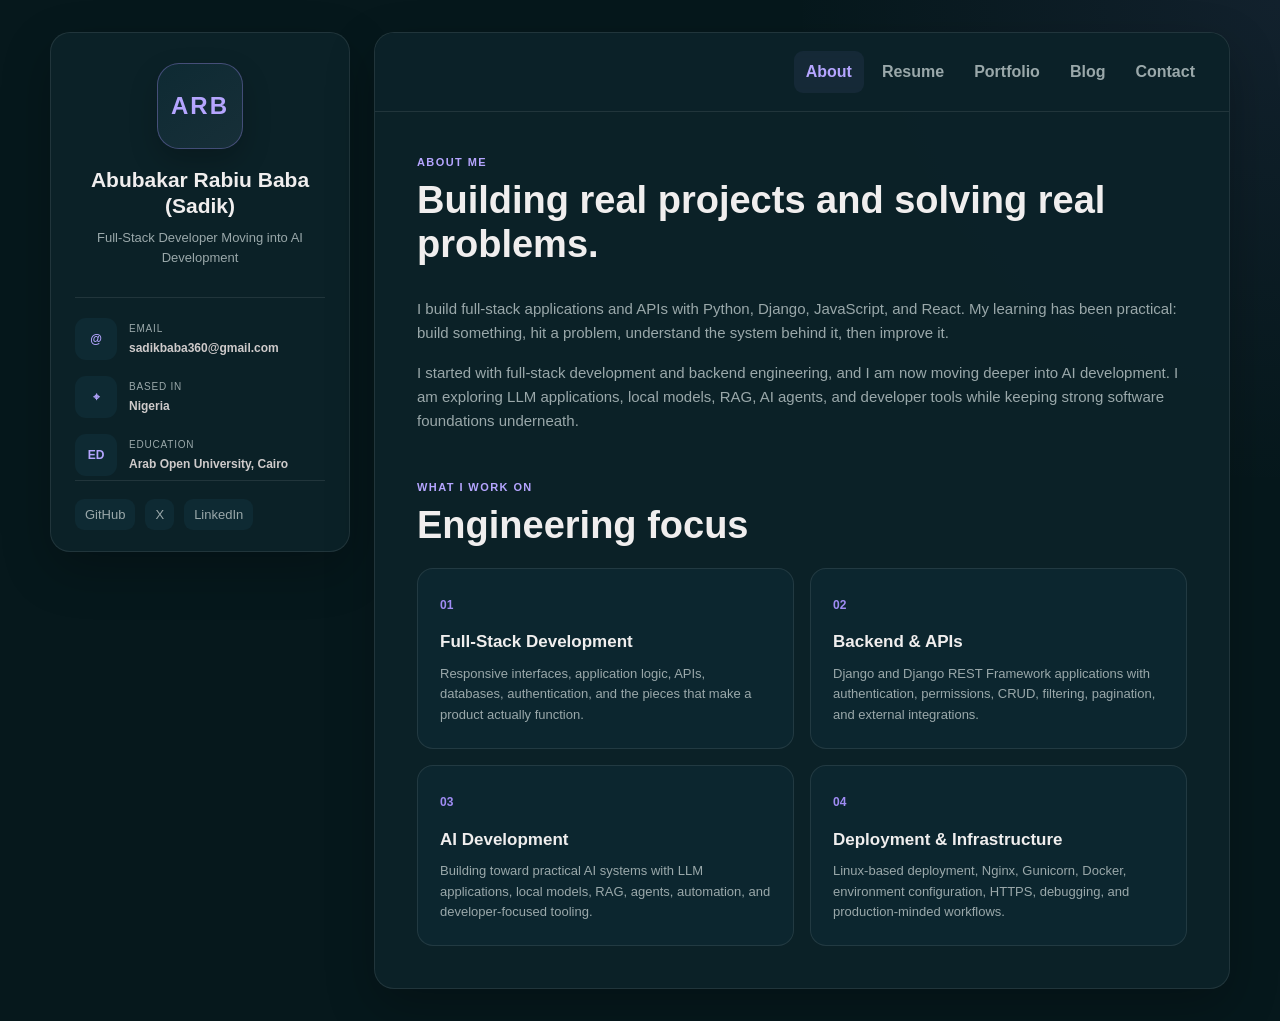
<file: index.html>
<!doctype html>
<html lang="en">
  <head>
    <meta charset="UTF-8" />
    <meta name="viewport" content="width=device-width, initial-scale=1.0" />

    <title>Abubakar Rabiu Baba | Full-Stack Developer</title>

    <meta
      name="description"
      content="Abubakar Rabiu Baba (Sadik) is a Full-Stack Developer moving into AI Development, building web applications, APIs, backend systems, and practical AI solutions."
    />

    <link
      rel="canonical"
      href="https://sadikbaba.github.io/portfolio-website/"
    />

    <meta
      property="og:title"
      content="Abubakar Rabiu Baba | Full-Stack Developer"
    />
    <meta
      property="og:description"
      content="Full-Stack Developer moving into AI Development, building web applications, APIs, backend systems, and practical AI solutions."
    />
    <meta property="og:type" content="website" />
    <meta
      property="og:url"
      content="https://sadikbaba.github.io/portfolio-website/"
    />
    <meta
      property="og:image"
      content="https://sadikbaba.github.io/portfolio-website/assets/og-image.png"
    />

    <meta name="twitter:card" content="summary_large_image" />
    <meta
      name="twitter:title"
      content="Abubakar Rabiu Baba | Full-Stack Developer"
    />
    <meta
      name="twitter:description"
      content="Full-Stack Developer moving into AI Development, building web applications, APIs, backend systems, and practical AI solutions."
    />
    <meta
      name="twitter:image"
      content="https://sadikbaba.github.io/portfolio-website/assets/og-image.png"
    />

    <script type="application/ld+json">
      {
        "@context": "https://schema.org",
        "@type": "Person",
        "name": "Abubakar Rabiu Baba",
        "alternateName": "Sadik",
        "url": "https://sadikbaba.github.io/portfolio-website/",
        "image": "https://sadikbaba.github.io/portfolio-website/assets/header-pic.png",
        "jobTitle": "Full-Stack Developer",
        "sameAs": ["https://github.com/sadikbaba", "https://x.com/sadik_0x"]
      }
    </script>

    <link rel="stylesheet" href="css/styles.css" />
    <link
      rel="icon"
      href="assets/header-pic.png"
      alt="Sadik's profile picture"
    />
  </head>
  <body>
    <main class="site-shell">
      <aside class="sidebar" data-sidebar>
        <div class="sidebar-top">
          <div class="avatar" aria-hidden="true">ARB</div>
          <div class="sidebar-info">
            <h1>Abubakar Rabiu Baba (Sadik)</h1>
            <p>Full-Stack Developer Moving into AI Development</p>
          </div>
          <button
            class="sidebar-toggle"
            type="button"
            data-sidebar-btn
            aria-expanded="false"
          >
            <span>Show Contacts</span>
            <span aria-hidden="true">⌄</span>
          </button>
        </div>

        <div class="sidebar-info-more">
          <div class="divider"></div>

          <div class="contact-list">
            <a class="contact-item" href="mailto:sadikbaba360@gmail.com">
              <span class="contact-icon" aria-hidden="true">@</span>
              <span>
                <small>Email</small>
                <strong>sadikbaba360@gmail.com</strong>
              </span>
            </a>

            <div class="contact-item">
              <span class="contact-icon" aria-hidden="true">⌖</span>
              <span>
                <small>Based in</small>
                <strong>Nigeria</strong>
              </span>
            </div>

            <div class="contact-item">
              <span class="contact-icon" aria-hidden="true">ED</span>
              <span>
                <small>Education</small>
                <strong>Arab Open University, Cairo</strong>
              </span>
            </div>
          </div>

          <div class="divider"></div>

          <ul class="social-list" aria-label="Social links">
            <li>
              <a
                href="https://github.com/sadikbaba"
                target="_blank"
                rel="noreferrer"
                >GitHub</a
              >
            </li>
            <li>
              <a href="https://x.com/sadik_0x" target="_blank" rel="noreferrer"
                >X</a
              >
            </li>
            <li>
              <a
                href="https://www.linkedin.com/in/abubakar-baba-452346424/"
                target="_blank"
                rel="noreferrer"
                >LinkedIn</a
              >
            </li>
          </ul>
        </div>
      </aside>

      <section class="main-content">
        <nav class="navbar" aria-label="Main navigation">
          <button class="nav-link active" data-nav-link="about" type="button">
            About
          </button>
          <button class="nav-link" data-nav-link="resume" type="button">
            Resume
          </button>
          <button class="nav-link" data-nav-link="portfolio" type="button">
            Portfolio
          </button>
          <button class="nav-link" data-nav-link="blog" type="button">
            Blog
          </button>
          <button class="nav-link" data-nav-link="contact" type="button">
            Contact
          </button>
        </nav>

        <section class="page active" data-page="about">
          <div class="section-heading">
            <p class="eyebrow">About me</p>
            <h2>Building real projects and solving real problems.</h2>
          </div>

          <div class="about-copy">
            <p>
              I build full-stack applications and APIs with Python, Django,
              JavaScript, and React. My learning has been practical: build
              something, hit a problem, understand the system behind it, then
              improve it.
            </p>
            <p>
              I started with full-stack development and backend engineering, and
              I am now moving deeper into AI development. I am exploring LLM
              applications, local models, RAG, AI agents, and developer tools
              while keeping strong software foundations underneath.
            </p>
          </div>

          <div class="section-heading compact-heading">
            <p class="eyebrow">What I work on</p>
            <h2>Engineering focus</h2>
          </div>

          <div class="service-grid">
            <article class="service-card">
              <span class="service-number">01</span>
              <h3>Full-Stack Development</h3>
              <p>
                Responsive interfaces, application logic, APIs, databases,
                authentication, and the pieces that make a product actually
                function.
              </p>
            </article>
            <article class="service-card">
              <span class="service-number">02</span>
              <h3>Backend & APIs</h3>
              <p>
                Django and Django REST Framework applications with
                authentication, permissions, CRUD, filtering, pagination, and
                external integrations.
              </p>
            </article>
            <article class="service-card">
              <span class="service-number">03</span>
              <h3>AI Development</h3>
              <p>
                Building toward practical AI systems with LLM applications,
                local models, RAG, agents, automation, and developer-focused
                tooling.
              </p>
            </article>
            <article class="service-card">
              <span class="service-number">04</span>
              <h3>Deployment & Infrastructure</h3>
              <p>
                Linux-based deployment, Nginx, Gunicorn, Docker, environment
                configuration, HTTPS, debugging, and production-minded
                workflows.
              </p>
            </article>
          </div>
        </section>

        <section class="page" data-page="resume">
          <div class="section-heading">
            <p class="eyebrow">Resume</p>
            <h2>Where I am building experience</h2>
          </div>

          <div class="resume-grid">
            <div>
              <h3 class="resume-title">Education</h3>
              <div class="timeline">
                <article class="timeline-item">
                  <span class="timeline-dot"></span>
                  <div>
                    <p class="timeline-label">Current</p>
                    <h4>Undergraduate Student</h4>
                    <p>Arab Open University, Cairo</p>
                  </div>
                </article>
              </div>
            </div>

            <div>
              <h3 class="resume-title">Engineering Experience</h3>
              <div class="timeline">
                <article class="timeline-item">
                  <span class="timeline-dot"></span>
                  <div>
                    <p class="timeline-label">Hands-on</p>
                    <h4>Full-Stack Development</h4>
                    <p>
                      Built Django applications, REST APIs, authentication
                      systems, database-backed features, and frontend
                      applications.
                    </p>
                  </div>
                </article>
                <article class="timeline-item">
                  <span class="timeline-dot"></span>
                  <div>
                    <p class="timeline-label">Hands-on</p>
                    <h4>Production Deployment</h4>
                    <p>
                      Took a Django application from local development to a
                      Linux production stack using Nginx and Gunicorn, including
                      resolving SELinux policy conflicts.
                    </p>
                  </div>
                </article>
                <article class="timeline-item">
                  <span class="timeline-dot"></span>
                  <div>
                    <p class="timeline-label">Building toward</p>
                    <h4>AI Engineering</h4>
                    <p>
                      Expanding into LLM applications, Ollama, local AI models,
                      RAG, AI agents, automation, and AI-powered developer
                      tools.
                    </p>
                  </div>
                </article>
              </div>
            </div>
          </div>

          <div class="skills-section">
            <div class="section-heading compact-heading">
              <p class="eyebrow">Current working focus</p>
              <h2>Technical skills</h2>
              <p class="section-note">
                These bars describe my current working focus, not formal
                proficiency scores.
              </p>
            </div>

            <div class="skills-grid">
              <div class="skill">
                <div class="skill-head">
                  <span>Python</span><span>Core language</span>
                </div>
              </div>
              <div class="skill">
                <div class="skill-head">
                  <span>Django &amp; Django REST Framework</span
                  ><span>Hands-on</span>
                </div>
              </div>
              <div class="skill">
                <div class="skill-head">
                  <span>JavaScript &amp; React</span
                  ><span>Active development</span>
                </div>
              </div>
              <div class="skill">
                <div class="skill-head">
                  <span>REST APIs &amp; backend systems</span
                  ><span>Hands-on</span>
                </div>
              </div>
              <div class="skill">
                <div class="skill-head">
                  <span>Linux &amp; deployment</span><span>Hands-on</span>
                </div>
              </div>
              <div class="skill">
                <div class="skill-head">
                  <span>AI engineering</span><span>Building toward</span>
                </div>
              </div>
            </div>
          </div>

          <div class="stack-box">
            <h3>Stack</h3>
            <p>
              Python · JavaScript · HTML · CSS · Django · Django REST Framework
              · React · PostgreSQL · SQLite · JWT · Git/GitHub · Linux · Vite ·
              Gunicorn · Nginx · Docker · Redis · Celery · HTTPS · Automated
              Testing
            </p>
          </div>

          <div class="resume-download-panel">
            <div>
              <h3>Download my resume</h3>
              <p>
                Get the printable, two-page PDF or open the editable source to
                print a fresh copy.
              </p>
            </div>
            <div class="resume-download-actions">
              <a
                class="resume-download-button"
                href="assets/Abubakar-Baba-CV.pdf"
                download
                >Download CV (PDF)</a
              >
              <a
                class="resume-source-link"
                href="resume.html"
                target="_blank"
                rel="noopener noreferrer"
                >View PDF</a
              >
            </div>
          </div>
        </section>

        <section class="page" data-page="portfolio">
          <div class="section-heading">
            <p class="eyebrow">Portfolio</p>
            <h2>Things I have built and studied through</h2>
          </div>

          <div class="portfolio-controls">
            <div class="filter-list" role="group" aria-label="Project filters">
              <button
                class="filter-button active"
                data-filter="all"
                type="button"
              >
                All
              </button>
              <button class="filter-button" data-filter="web" type="button">
                Web Development
              </button>
              <button class="filter-button" data-filter="app" type="button">
                Applications
              </button>
              <button class="filter-button" data-filter="api" type="button">
                Backend & APIs
              </button>
            </div>
            <label class="mobile-filter">
              <span>Filter projects</span>
              <select id="project-filter">
                <option value="all">All</option>
                <option value="web">Web Development</option>
                <option value="app">Applications</option>
                <option value="api">Backend & APIs</option>
              </select>
            </label>
          </div>

          <div class="project-grid">
            <article class="project-card" data-category="app">
              <div class="project-mark">DA</div>
              <div class="project-content">
                <span>Applications</span>
                <h3>Django-to-AI Roadmap</h3>
                <p>
                  A structured, versioned learning path covering full-stack
                  development, Django, APIs, databases, deployment, testing,
                  security, and the transition toward AI.
                </p>
                <a
                  href="https://github.com/sadikbaba/DJANGO-TO-AI-WEB3-ROADMAP"
                  target="_blank"
                  rel="noreferrer"
                  >View on GitHub</a
                >
              </div>
            </article>

            <article class="project-card" data-category="app">
              <div class="project-mark">AI</div>
              <div class="project-content">
                <span>Applications</span>
                <h3>AI Developer Roadmap</h3>
                <p>
                  A practical roadmap for moving from software development into
                  AI engineering, including local CPU-based LLM tooling with
                  Ollama.
                </p>
                <a
                  href="https://github.com/sadikbaba/ai-developer-roadmap"
                  target="_blank"
                  rel="noreferrer"
                  >View on GitHub</a
                >
              </div>
            </article>

            <article class="project-card" data-category="app">
              <div class="project-mark">PY</div>
              <div class="project-content">
                <span>Applications</span>
                <h3>Python Practice</h3>
                <p>
                  Core Python programming, problem solving, data structures,
                  algorithms, and language fundamentals used to strengthen
                  software foundations.
                </p>
                <a
                  href="https://github.com/sadikbaba"
                  target="_blank"
                  rel="noreferrer"
                  >View on GitHub</a
                >
              </div>
            </article>

            <article class="project-card" data-category="web">
              <div class="project-mark">GE</div>
              <div class="project-content">
                <span>Web Development</span>
                <h3>GitHub Country Explorer</h3>
                <p>
                  A frontend application that combines public APIs for GitHub
                  user data, geolocation, country information, and population,
                  with localStorage persistence.
                </p>
                <a
                  href="https://github.com/sadikbaba"
                  target="_blank"
                  rel="noreferrer"
                  >View on GitHub</a
                >
              </div>
            </article>

            <article class="project-card" data-category="web">
              <div class="project-mark">DP</div>
              <div class="project-content">
                <span>Web Development</span>
                <h3>Django Portfolio Deployment</h3>
                <p>
                  Took a Django application from local development to a Linux
                  production stack using Nginx and Gunicorn, including manual
                  environment configuration and SELinux troubleshooting.
                </p>
                <a
                  href="https://github.com/sadikbaba"
                  target="_blank"
                  rel="noreferrer"
                  >View on GitHub</a
                >
              </div>
            </article>

            <article class="project-card" data-category="api">
              <div class="project-mark">DRF</div>
              <div class="project-content">
                <span>Backend & APIs</span>
                <h3>Django REST API Projects</h3>
                <p>
                  REST APIs using Django REST Framework with authentication,
                  JWT, permissions, CRUD, search, filtering, pagination, and
                  author-based access control.
                </p>
                <a
                  href="https://github.com/sadikbaba"
                  target="_blank"
                  rel="noreferrer"
                  >View on GitHub</a
                >
              </div>
            </article>
          </div>
        </section>

        <section class="page" data-page="blog">
          <div class="section-heading">
            <p class="eyebrow">Blog & Notes</p>
            <h2>What I am learning while building</h2>
          </div>

          <div class="blog-grid">
            <article class="blog-card">
              <span>Learning</span>
              <h3>
                Why I am building toward AI instead of skipping straight to AI
              </h3>
              <p>
                AI is more useful when the engineer underneath it understands
                software, APIs, databases, deployment, and failure modes.
              </p>
              <a href="https://x.com/sadik_0x" target="_blank" rel="noreferrer"
                >Follow the notes on X</a
              >
            </article>
            <article class="blog-card">
              <span>Backend</span>
              <h3>What deployment taught me about backend engineering</h3>
              <p>
                Getting an application onto a Linux server changes the
                questions. Processes, reverse proxies, permissions, security,
                and logs suddenly matter.
              </p>
              <a href="https://x.com/sadik_0x" target="_blank" rel="noreferrer"
                >Follow the notes on X</a
              >
            </article>
            <article class="blog-card">
              <span>DSA</span>
              <h3>Learning DSA by understanding the problem first</h3>
              <p>
                I am focusing on why a data structure or algorithm fits a
                problem instead of collecting solutions that only look familiar.
              </p>
              <a href="https://x.com/sadik_0x" target="_blank" rel="noreferrer"
                >Follow the notes on X</a
              >
            </article>
            <article class="blog-card">
              <span>AI</span>
              <h3>Learning with local models and limited hardware</h3>
              <p>
                Working with local AI tools forces you to understand constraints
                instead of assuming every model has an infinite GPU budget.
              </p>
              <a href="https://x.com/sadik_0x" target="_blank" rel="noreferrer"
                >Follow the notes on X</a
              >
            </article>
          </div>
        </section>

        <section class="page" data-page="contact">
          <div class="section-heading">
            <p class="eyebrow">Contact</p>
            <h2>Have a project, idea, or useful problem?</h2>
          </div>

          <div class="contact-layout">
            <div class="contact-panel">
              <h3>Let’s talk</h3>
              <p>
                If you want to discuss software development, backend systems, AI
                applications, or a project, email is the fastest route.
              </p>
              <a class="email-link" href="mailto:sadikbaba360@gmail.com"
                >sadikbaba360@gmail.com</a
              >
              <div class="contact-links">
                <a
                  href="https://github.com/sadikbaba"
                  target="_blank"
                  rel="noreferrer"
                  >GitHub</a
                >
                <a
                  href="https://x.com/sadik_0x"
                  target="_blank"
                  rel="noreferrer"
                  >X</a
                >
                <a
                  href="https://www.linkedin.com/in/abubakar-baba-452346424/"
                  target="_blank"
                  rel="noreferrer"
                  >LinkedIn</a
                >
              </div>
            </div>

            <form class="contact-form" id="contact-form">
              <label for="name">Name</label>
              <input
                id="name"
                name="name"
                type="text"
                autocomplete="name"
                required
              />

              <label for="email">Email</label>
              <input
                id="email"
                name="email"
                type="email"
                autocomplete="email"
                required
              />

              <label for="message">Message</label>
              <textarea
                id="message"
                name="message"
                rows="7"
                required
              ></textarea>

              <button type="submit">Send message</button>
              <p
                class="form-note"
                id="form-note"
                aria-live="polite"
                role="status"
              ></p>
              <a
                class="form-email-fallback"
                id="form-email-fallback"
                href="mailto:sadikbaba360@gmail.com"
                hidden
                >Or email me directly</a
              >
            </form>
          </div>
        </section>
      </section>
    </main>

    <script src="js/script.js"></script>
  </body>
</html>
</file>
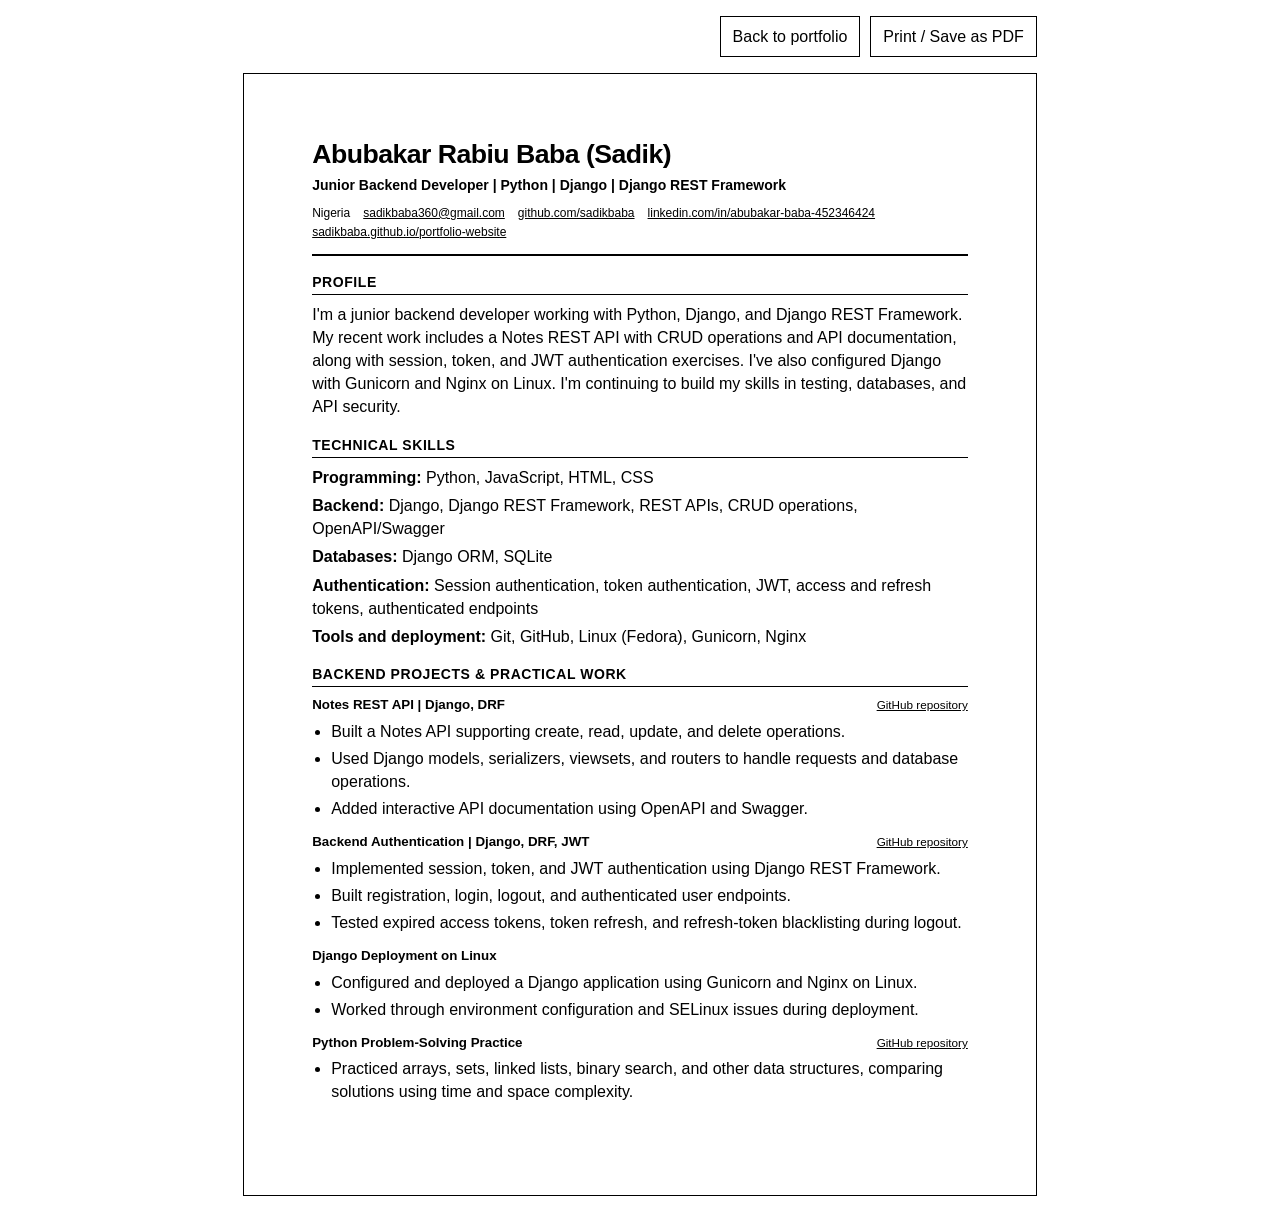
<file: resume.html>
<!doctype html>
<html lang="en">
  <head>
    <meta charset="UTF-8" />
    <meta name="viewport" content="width=device-width, initial-scale=1.0" />
    <meta
      name="description"
      content="Resume of Abubakar Rabiu Baba, junior backend developer focused on Python and Django."
    />
    <title>Abubakar Rabiu Baba | Junior Backend Developer</title>
    <link rel="stylesheet" href="css/resume.css" />
  </head>

  <body>
    <nav class="toolbar" aria-label="Resume actions">
      <a href="index.html">Back to portfolio</a>
      <button type="button" onclick="window.print()">
        Print / Save as PDF
      </button>
    </nav>

    <main class="sheet">
      <header class="resume-header">
        <h1>Abubakar Rabiu Baba (Sadik)</h1>

        <p class="job-title">
          Junior Backend Developer | Python | Django | Django REST Framework
        </p>

        <address class="contact">
          <span>Nigeria</span>

          <a href="mailto:sadikbaba360@gmail.com">
            sadikbaba360@gmail.com
          </a>

          <a href="https://github.com/sadikbaba">
            github.com/sadikbaba
          </a>

          <a href="https://www.linkedin.com/in/abubakar-baba-452346424/">
            linkedin.com/in/abubakar-baba-452346424
          </a>

          <a href="https://sadikbaba.github.io/portfolio-website/">
            sadikbaba.github.io/portfolio-website
          </a>
        </address>
      </header>

      <!-- PROFILE -->
      <section aria-labelledby="summary-title">
        <h2 id="summary-title">Profile</h2>

        <p>
          I'm a junior backend developer working with Python, Django,
          and Django REST Framework. My recent work includes a Notes
          REST API with CRUD operations and API documentation, along
          with session, token, and JWT authentication exercises.
          I've also configured Django with Gunicorn and Nginx on Linux.
          I'm continuing to build my skills in testing, databases,
          and API security.
        </p>
      </section>

      <!-- TECHNICAL SKILLS -->
      <section aria-labelledby="skills-title">
        <h2 id="skills-title">Technical skills</h2>

        <p>
          <strong>Programming:</strong>
          Python, JavaScript, HTML, CSS
        </p>

        <p>
          <strong>Backend:</strong>
          Django, Django REST Framework, REST APIs,
          CRUD operations, OpenAPI/Swagger
        </p>

        <p>
          <strong>Databases:</strong>
          Django ORM, SQLite
        </p>

        <p>
          <strong>Authentication:</strong>
          Session authentication, token authentication,
          JWT, access and refresh tokens, authenticated endpoints
        </p>

        <p>
          <strong>Tools and deployment:</strong>
          Git, GitHub, Linux (Fedora), Gunicorn, Nginx
        </p>
      </section>

      <!-- PROJECTS -->
      <section aria-labelledby="projects-title">
        <h2 id="projects-title">Backend Projects &amp; Practical Work</h2>

        <!-- PHASE 1: API ENGINEERING -->
        <article class="entry">
          <div class="entry-heading">
            <h3>Notes REST API | Django, DRF</h3>

            <a
              href="https://github.com/sadikbaba/backend-engineering/tree/main/phase-01-api-engineering"
            >
              GitHub repository
            </a>
          </div>

          <ul>
            <li>
              Built a Notes API supporting create, read, update,
              and delete operations.
            </li>

            <li>
              Used Django models, serializers, viewsets, and routers
              to handle requests and database operations.
            </li>

            <li>
              Added interactive API documentation using
              OpenAPI and Swagger.
            </li>
          </ul>
        </article>

        <!-- PHASE 2: AUTHENTICATION -->
        <article class="entry">
          <div class="entry-heading">
            <h3>Backend Authentication | Django, DRF, JWT</h3>

            <a
              href="https://github.com/sadikbaba/backend-engineering/tree/main/phase-02-authentication"
            >
              GitHub repository
            </a>
          </div>

          <ul>
            <li>
              Implemented session, token, and JWT authentication
              using Django REST Framework.
            </li>

            <li>
              Built registration, login, logout, and authenticated
              user endpoints.
            </li>

            <li>
              Tested expired access tokens, token refresh,
              and refresh-token blacklisting during logout.
            </li>
          </ul>
        </article>

        <!-- LINUX DEPLOYMENT -->
        <article class="entry">
          <h3>Django Deployment on Linux</h3>

          <ul>
            <li>
              Configured and deployed a Django application using
              Gunicorn and Nginx on Linux.
            </li>

            <li>
              Worked through environment configuration and
              SELinux issues during deployment.
            </li>
          </ul>
        </article>

        <!-- PYTHON PROBLEM SOLVING -->
        <article class="entry">
          <div class="entry-heading">
            <h3>Python Problem-Solving Practice</h3>

            <a
              href="https://github.com/sadikbaba/Data-structure-and-Algorithm"
            >
              GitHub repository
            </a>
          </div>

          <ul>
            <li>
              Practiced arrays, sets, linked lists, binary search,
              and other data structures, comparing solutions
              using time and space complexity.
            </li>
          </ul>
        </article>
      </section>

      <!-- EDUCATION
      <section aria-labelledby="education-title">
        <h2 id="education-title">Education</h2>

        <h3>Business - Management Information Systems (MIS)</h3>

        <p>Arab Open University, Cairo</p>

        <p>Undergraduate · Currently enrolled</p> 
      </section> -->
    </main>
  </body>
</html>
</file>
<file: css/styles.css>
* {
  margin: 0;
  padding: 0;
  box-sizing: border-box;
}

:root {
  --bg-primary: #06181c;
  --bg-secondary: #0c2229;
  --bg-tertiary: #0e2a33;
  --white: #cfcbcb;
  --white-strong: #f0eeee;
  --accent: #a08cf4;
  --accent-light: #b5a5ff;
  --text-muted: #9aa8aa;
  --border: rgba(255, 255, 255, 0.09);
  --shadow: 0 18px 50px rgba(0, 0, 0, 0.24);
  --radius: 20px;
  --transition: 180ms ease;
}

html {
  scroll-behavior: smooth;
}
body {
  min-height: 100vh;
  font-family: Arial, Helvetica, sans-serif;
  line-height: 1.6;
  color: var(--white);
  background:
    radial-gradient(
      circle at top right,
      rgba(160, 140, 244, 0.08),
      transparent 30%
    ),
    var(--bg-primary);
}
button,
input,
textarea,
select {
  font: inherit;
}
button,
a {
  -webkit-tap-highlight-color: transparent;
}
a {
  color: inherit;
}

.site-shell {
  width: min(1180px, calc(100% - 32px));
  margin: 32px auto;
  display: grid;
  grid-template-columns: 300px minmax(0, 1fr);
  gap: 24px;
  align-items: start;
}

.sidebar,
.main-content {
  background: rgba(12, 34, 41, 0.94);
  border: 1px solid var(--border);
  border-radius: var(--radius);
  box-shadow: var(--shadow);
}

.sidebar {
  position: sticky;
  top: 32px;
  overflow: hidden;
}

.sidebar-top {
  padding: 30px 24px 24px;
}
.avatar {
  width: 86px;
  height: 86px;
  margin: 0 auto 18px;
  display: grid;
  place-items: center;
  border-radius: 22px;
  border: 1px solid rgba(160, 140, 244, 0.35);
  background: linear-gradient(145deg, var(--bg-tertiary), #172f38);
  color: var(--accent-light);
  font-size: 24px;
  font-weight: 800;
  letter-spacing: 2px;
  box-shadow: 0 12px 28px rgba(0, 0, 0, 0.22);
}
.sidebar-info {
  text-align: center;
}
.sidebar-info h1 {
  color: var(--white-strong);
  font-size: 21px;
  line-height: 1.25;
}
.sidebar-info p {
  margin-top: 8px;
  color: var(--text-muted);
  font-size: 13px;
}

.sidebar-toggle {
  display: none;
  width: 100%;
  margin-top: 20px;
  padding: 10px 14px;
  border: 1px solid var(--border);
  border-radius: 10px;
  color: var(--accent-light);
  background: var(--bg-tertiary);
  cursor: pointer;
  justify-content: space-between;
  align-items: center;
}
.sidebar-info-more {
  padding: 0 24px 24px;
}
.divider {
  height: 1px;
  background: var(--border);
  margin: 4px 0 20px;
}
.contact-list {
  display: grid;
  gap: 16px;
}
.contact-item {
  display: flex;
  gap: 12px;
  align-items: center;
  text-decoration: none;
  min-width: 0;
}
.contact-icon {
  width: 42px;
  height: 42px;
  flex: 0 0 42px;
  display: grid;
  place-items: center;
  border-radius: 11px;
  background: var(--bg-tertiary);
  color: var(--accent-light);
  font-size: 12px;
  font-weight: 700;
}
.contact-item small {
  display: block;
  color: var(--text-muted);
  font-size: 10px;
  text-transform: uppercase;
  letter-spacing: 0.08em;
}
.contact-item strong {
  display: block;
  margin-top: 2px;
  color: var(--white);
  font-size: 12px;
  overflow-wrap: anywhere;
}
.social-list {
  display: flex;
  gap: 10px;
  list-style: none;
  flex-wrap: wrap;
}
.social-list a {
  text-decoration: none;
  color: var(--text-muted);
  font-size: 13px;
  padding: 8px 10px;
  border-radius: 9px;
  background: var(--bg-tertiary);
  transition: var(--transition);
}
.social-list a:hover {
  color: var(--accent-light);
  transform: translateY(-2px);
}

.main-content {
  min-width: 0;
  position: relative;
  overflow: hidden;
}
.navbar {
  display: flex;
  justify-content: flex-end;
  gap: 6px;
  padding: 18px 22px;
  border-bottom: 1px solid var(--border);
  background: rgba(12, 34, 41, 0.92);
  position: sticky;
  top: 0;
  z-index: 5;
  backdrop-filter: blur(12px);
}
.nav-link {
  border: 0;
  background: transparent;
  color: var(--text-muted);
  cursor: pointer;
  padding: 8px 12px;
  border-radius: 9px;
  font-weight: 700;
  transition: var(--transition);
}
.nav-link:hover,
.nav-link.active {
  color: var(--accent-light);
  background: rgba(160, 140, 244, 0.07);
}

.page {
  display: none;
  padding: 42px;
  animation: fade-in 220ms ease;
}
.page.active {
  display: block;
}
@keyframes fade-in {
  from {
    opacity: 0;
    transform: translateY(6px);
  }
  to {
    opacity: 1;
    transform: translateY(0);
  }
}

.section-heading {
  max-width: 760px;
  margin-bottom: 30px;
}
.eyebrow {
  color: var(--accent-light);
  text-transform: uppercase;
  letter-spacing: 0.13em;
  font-size: 11px;
  font-weight: 800;
  margin-bottom: 8px;
}
.section-heading h2 {
  color: var(--white-strong);
  font-size: clamp(27px, 4vw, 38px);
  line-height: 1.15;
}
.compact-heading {
  margin-top: 46px;
  margin-bottom: 20px;
}
.section-note {
  margin-top: 8px;
  color: var(--text-muted);
  font-size: 13px;
}
.about-copy {
  display: grid;
  gap: 16px;
  max-width: 820px;
  color: var(--text-muted);
  font-size: 15px;
}

.service-grid {
  display: grid;
  grid-template-columns: repeat(2, minmax(0, 1fr));
  gap: 16px;
}
.service-card,
.project-card,
.blog-card,
.contact-panel,
.stack-box {
  background: rgba(14, 42, 51, 0.76);
  border: 1px solid var(--border);
  border-radius: 16px;
}
.service-card {
  padding: 22px;
}
.service-number {
  color: var(--accent);
  font-size: 12px;
  font-weight: 800;
}
.service-card h3 {
  margin-top: 12px;
  color: var(--white-strong);
  font-size: 17px;
}
.service-card p {
  margin-top: 8px;
  color: var(--text-muted);
  font-size: 13px;
}

.resume-grid {
  display: grid;
  grid-template-columns: 0.8fr 1.2fr;
  gap: 36px;
}
.resume-title {
  color: var(--white-strong);
  font-size: 19px;
  margin-bottom: 18px;
}
.timeline {
  border-left: 1px solid rgba(160, 140, 244, 0.28);
  margin-left: 7px;
}
.timeline-item {
  position: relative;
  padding: 0 0 26px 24px;
}
.timeline-item:last-child {
  padding-bottom: 0;
}
.timeline-dot {
  position: absolute;
  width: 9px;
  height: 9px;
  border-radius: 50%;
  background: var(--accent);
  left: -5px;
  top: 7px;
  box-shadow: 0 0 0 4px rgba(160, 140, 244, 0.1);
}
.timeline-label {
  color: var(--accent-light);
  font-size: 11px;
  text-transform: uppercase;
  letter-spacing: 0.08em;
  font-weight: 800;
}
.timeline-item h4 {
  color: var(--white-strong);
  margin-top: 4px;
  font-size: 16px;
}
.timeline-item p:last-child {
  color: var(--text-muted);
  font-size: 13px;
  margin-top: 5px;
}
.skills-section {
  margin-top: 48px;
}
.skills-grid {
  display: grid;
  grid-template-columns: repeat(2, minmax(0, 1fr));
  gap: 20px 28px;
}
.skill-head {
  display: flex;
  justify-content: space-between;
  gap: 12px;
  color: var(--white);
  font-size: 12px;
  margin-bottom: 8px;
}
.skill-head span:last-child {
  color: var(--text-muted);
}
.skill-bar {
  height: 7px;
  border-radius: 999px;
  background: #071a20;
  overflow: hidden;
}
.skill-bar span {
  display: block;
  height: 100%;
  border-radius: inherit;
  background: linear-gradient(90deg, var(--accent), var(--accent-light));
}
.stack-box {
  margin-top: 30px;
  padding: 20px;
}
.stack-box h3 {
  color: var(--white-strong);
  font-size: 16px;
}
.stack-box p {
  margin-top: 8px;
  color: var(--text-muted);
  font-size: 13px;
  line-height: 1.8;
}

.portfolio-controls {
  margin-bottom: 24px;
}
.filter-list {
  display: flex;
  flex-wrap: wrap;
  gap: 8px;
}
.filter-button {
  border: 1px solid var(--border);
  background: var(--bg-tertiary);
  color: var(--text-muted);
  padding: 9px 13px;
  border-radius: 9px;
  cursor: pointer;
  font-size: 12px;
  transition: var(--transition);
}
.filter-button:hover,
.filter-button.active {
  color: var(--accent-light);
  border-color: rgba(160, 140, 244, 0.3);
}
.mobile-filter {
  display: none;
}
.mobile-filter span {
  display: block;
  color: var(--text-muted);
  font-size: 11px;
  margin-bottom: 7px;
}
.mobile-filter select {
  width: 100%;
  border: 1px solid var(--border);
  border-radius: 10px;
  padding: 11px;
  background: var(--bg-tertiary);
  color: var(--white);
}
.project-grid {
  display: grid;
  grid-template-columns: repeat(2, minmax(0, 1fr));
  gap: 16px;
}
.project-card {
  padding: 18px;
  display: flex;
  gap: 16px;
  transition: var(--transition);
}
.project-card:hover {
  transform: translateY(-3px);
  border-color: rgba(160, 140, 244, 0.25);
}
.project-card.hidden {
  display: none;
}
.project-mark {
  width: 58px;
  height: 58px;
  flex: 0 0 58px;
  display: grid;
  place-items: center;
  border-radius: 14px;
  background: var(--bg-primary);
  color: var(--accent-light);
  border: 1px solid rgba(160, 140, 244, 0.18);
  font-size: 12px;
  font-weight: 800;
}
.project-content > span,
.blog-card > span {
  color: var(--accent-light);
  font-size: 10px;
  text-transform: uppercase;
  letter-spacing: 0.08em;
  font-weight: 800;
}
.project-content h3,
.blog-card h3 {
  margin-top: 6px;
  color: var(--white-strong);
  font-size: 16px;
}
.project-content p,
.blog-card p {
  margin-top: 7px;
  color: var(--text-muted);
  font-size: 12px;
}
.project-content a,
.blog-card a {
  display: inline-block;
  margin-top: 13px;
  color: var(--accent-light);
  font-size: 12px;
  text-decoration: none;
}
.project-content a:hover,
.blog-card a:hover {
  text-decoration: underline;
}

.blog-grid {
  display: grid;
  grid-template-columns: repeat(2, minmax(0, 1fr));
  gap: 16px;
}
.blog-card {
  padding: 22px;
}

.contact-layout {
  display: grid;
  grid-template-columns: 0.8fr 1.2fr;
  gap: 18px;
  align-items: start;
}
.contact-panel {
  padding: 24px;
}
.contact-panel h3 {
  color: var(--white-strong);
  font-size: 21px;
}
.contact-panel p {
  margin-top: 9px;
  color: var(--text-muted);
  font-size: 13px;
}
.email-link {
  display: inline-block;
  margin-top: 18px;
  color: var(--accent-light);
  text-decoration: none;
  overflow-wrap: anywhere;
}
.contact-links {
  display: flex;
  gap: 8px;
  flex-wrap: wrap;
  margin-top: 18px;
}
.contact-links a {
  color: var(--text-muted);
  text-decoration: none;
  background: var(--bg-tertiary);
  padding: 8px 10px;
  border-radius: 8px;
  font-size: 12px;
}
.contact-links a:hover {
  color: var(--accent-light);
}
.contact-form {
  display: grid;
  gap: 8px;
  padding: 24px;
  border: 1px solid var(--border);
  border-radius: 16px;
  background: rgba(14, 42, 51, 0.76);
}
.contact-form label {
  color: var(--white);
  font-size: 12px;
  font-weight: 700;
  margin-top: 5px;
}
.contact-form input,
.contact-form textarea {
  width: 100%;
  border: 1px solid var(--border);
  border-radius: 10px;
  outline: none;
  color: var(--white);
  background: var(--bg-primary);
  padding: 12px 13px;
  resize: vertical;
  transition: var(--transition);
}
.contact-form input:focus,
.contact-form textarea:focus {
  border-color: rgba(160, 140, 244, 0.55);
  box-shadow: 0 0 0 3px rgba(160, 140, 244, 0.08);
}
.contact-form button {
  margin-top: 8px;
  border: 0;
  border-radius: 10px;
  padding: 12px;
  background: var(--accent);
  color: #15101e;
  font-weight: 800;
  cursor: pointer;
  transition: var(--transition);
}
.contact-form button:hover {
  background: var(--accent-light);
  transform: translateY(-1px);
}
.form-note {
  min-height: 20px;
  color: var(--text-muted);
  font-size: 11px;
}

@media (max-width: 900px) {
  .site-shell {
    grid-template-columns: 250px minmax(0, 1fr);
    width: min(100% - 24px, 1180px);
    gap: 14px;
    margin-top: 20px;
  }
  .page {
    padding: 30px;
  }
  .service-grid,
  .project-grid,
  .blog-grid {
    grid-template-columns: 1fr;
  }
  .resume-grid,
  .contact-layout {
    grid-template-columns: 1fr;
  }
}

@media (max-width: 700px) {
  body {
    padding-bottom: 76px;
  }
  .site-shell {
    display: block;
    width: min(100% - 20px, 620px);
    margin: 10px auto;
  }
  .sidebar {
    position: relative;
    top: 0;
    margin-bottom: 12px;
  }
  .sidebar-top {
    padding: 20px;
    display: grid;
    grid-template-columns: 62px minmax(0, 1fr) auto;
    gap: 14px;
    align-items: center;
  }
  .avatar {
    width: 62px;
    height: 62px;
    margin: 0;
    border-radius: 16px;
    font-size: 17px;
  }
  .sidebar-info {
    text-align: left;
  }
  .sidebar-info h1 {
    font-size: 16px;
  }
  .sidebar-info p {
    font-size: 11px;
  }
  .sidebar-toggle {
    display: flex;
    grid-column: 1 / -1;
  }
  .sidebar-info-more {
    display: none;
    padding: 0 20px 20px;
  }
  .sidebar[data-expanded="true"] .sidebar-info-more {
    display: block;
  }
  .sidebar[data-expanded="true"] .sidebar-toggle span:last-child {
    transform: rotate(180deg);
  }
  .main-content {
    border-radius: 16px;
    overflow: visible;
  }
  .navbar {
    position: fixed;
    left: 10px;
    right: 10px;
    bottom: 10px;
    top: auto;
    padding: 8px;
    justify-content: space-around;
    border: 1px solid var(--border);
    border-radius: 14px;
    box-shadow: var(--shadow);
  }
  .nav-link {
    padding: 9px 8px;
    font-size: 11px;
  }
  .page {
    padding: 26px 20px;
  }
  .section-heading h2 {
    font-size: 27px;
  }
  .skills-grid {
    grid-template-columns: 1fr;
  }
}

@media (max-width: 430px) {
  .sidebar-top {
    grid-template-columns: 52px minmax(0, 1fr);
  }
  .avatar {
    width: 52px;
    height: 52px;
    font-size: 14px;
  }
  .sidebar-info h1 {
    font-size: 14px;
  }
  .sidebar-info p {
    font-size: 10px;
  }
  .sidebar-toggle {
    grid-column: 1 / -1;
  }
  .filter-list {
    display: none;
  }
  .mobile-filter {
    display: block;
  }
  .project-card {
    flex-direction: column;
  }
  .project-mark {
    width: 50px;
    height: 50px;
    flex-basis: 50px;
  }
  .nav-link {
    font-size: 10px;
    padding-inline: 5px;
  }
}

.resume-download-panel {
  display: flex;
  justify-content: space-between;
  align-items: center;
  gap: 20px;
  margin-top: 22px;
  padding: 20px;
  border: 1px solid var(--border);
  border-radius: 16px;
  background: rgba(14, 42, 51, 0.76);
}

.resume-download-panel h3 {
  color: var(--white-strong);
  font-size: 17px;
}

.resume-download-panel p {
  margin-top: 5px;
  color: var(--text-muted);
  font-size: 12px;
}

.resume-download-actions {
  display: flex;
  flex-wrap: wrap;
  align-items: center;
  justify-content: flex-end;
  gap: 12px;
}

.resume-download-button {
  display: inline-block;
  padding: 11px 15px;
  border-radius: 9px;
  background: var(--accent);
  color: #15101e;
  font-size: 12px;
  font-weight: 800;
  text-decoration: none;
  transition: var(--transition);
}

.resume-download-button:hover {
  background: var(--accent-light);
  transform: translateY(-1px);
}

.resume-source-link,
.form-email-fallback {
  color: var(--accent-light);
  font-size: 12px;
  text-decoration: none;
}

.resume-source-link:hover,
.form-email-fallback:hover {
  text-decoration: underline;
}

.contact-form button:disabled {
  cursor: wait;
  opacity: 0.7;
  transform: none;
}

.form-email-fallback {
  display: inline-block;
}
.form-email-fallback[hidden] {
  display: none;
}

@media (max-width: 700px) {
  .resume-download-panel {
    align-items: flex-start;
    flex-direction: column;
  }
  .resume-download-actions {
    justify-content: flex-start;
  }
}
</file>
<file: css/resume.css>
/* Simple one-column CV: black text, white paper, printable on A4. */
* {
  box-sizing: border-box;
}

html {
  color: #000;
  background: #fff;
}

body {
  margin: 0;
  font-family: Arial, Helvetica, sans-serif;
  font-size: 12pt;
  line-height: 1.45;
}

a {
  color: #000;
  text-decoration: underline;
  overflow-wrap: anywhere;
}

.toolbar {
  display: flex;
  justify-content: flex-end;
  gap: 10px;
  max-width: 210mm;
  margin: 16px auto;
}

.toolbar a,
.toolbar button {
  display: inline-block;
  border: 1px solid #000;
  padding: 8px 12px;
  background: #fff;
  color: #000;
  font: inherit;
  cursor: pointer;
  text-decoration: none;
}

.toolbar a:hover,
.toolbar button:hover {
  background: #000;
  color: #fff;
}

.sheet {
  width: 210mm;
  min-height: 297mm;
  margin: 0 auto 24px;
  padding: 17mm 18mm;
  border: 1px solid #000;
  background: #fff;
}

.resume-header {
  padding-bottom: 12px;
  border-bottom: 2px solid #000;
}

h1 {
  margin: 0 0 5px;
  font-size: 20pt;
  line-height: 1.2;
  letter-spacing: -0.02em;
}

.job-title {
  margin: 0 0 9px;
  font-size: 10.5pt;
  font-weight: 700;
}

.contact {
  display: flex;
  flex-wrap: wrap;
  column-gap: 13px;
  row-gap: 2px;
  font-size: 9pt;
  font-style: normal;
}

section {
  margin-top: 17px;
}

h2 {
  margin: 0 0 8px;
  padding-bottom: 3px;
  border-bottom: 1px solid #000;
  font-size: 10.5pt;
  line-height: 1.3;
  text-transform: uppercase;
  letter-spacing: 0.04em;
}

h3 {
  margin: 0;
  font-size: 10pt;
}

p {
  margin: 0 0 5px;
}

.entry {
  margin: 0 0 12px;
  break-inside: avoid;
}

.entry-heading {
  display: flex;
  align-items: baseline;
  justify-content: space-between;
  gap: 12px;
}

.entry-heading a {
  font-size: 8.8pt;
}

ul {
  margin: 5px 0 0;
  padding-left: 19px;
}

li {
  margin: 0 0 4px;
}

@page {
  size: A4;
  margin: 15mm 18mm;
}

@media print {
  .toolbar {
    display: none;
  }

  .sheet {
    width: auto;
    min-height: 0;
    margin: 0;
    padding: 0;
    border: none;
  }

  section,
  .entry {
    break-inside: avoid;
  }

  h2,
  h3 {
    break-after: avoid;
  }
}

@media screen and (max-width: 820px) {
  .toolbar {
    margin: 12px;
  }

  .sheet {
    width: calc(100% - 24px);
    min-height: 0;
    padding: 25px 20px;
  }

  h1 {
    font-size: 18pt;
  }

  .entry-heading {
    align-items: flex-start;
    flex-direction: column;
    gap: 2px;
  }
}
</file>
